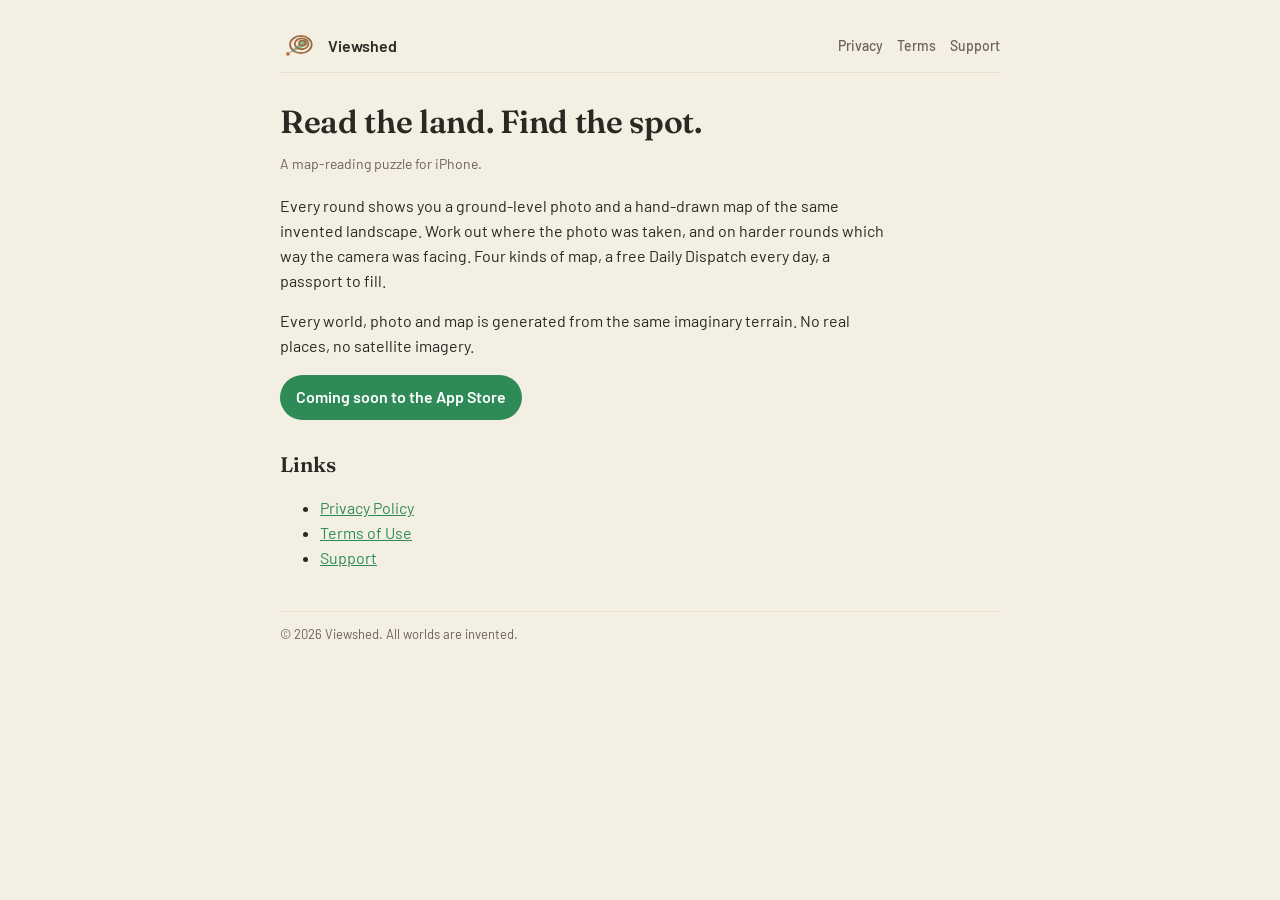
<file: index.html>
<!doctype html>
<html lang="en">
<head>
<meta charset="utf-8">
<meta name="viewport" content="width=device-width,initial-scale=1">
<title>Viewshed</title>
<meta name="description" content="Viewshed is a map-reading puzzle for iPhone. Read the land. Find the spot.">
<link rel="stylesheet" href="https://fonts.googleapis.com/css2?family=Barlow:wght@400;500;600&family=Fraunces:opsz,wght@9..144,600&display=swap">
<link rel="stylesheet" href="style.css">
</head>
<body>
<div class="wrap">
<header>
  <svg class="mark" viewBox="0 0 100 100" aria-hidden="true"><rect width="100" height="100" fill="#F4EFE3"/><path d="M22 72 L68 30 L78 46 Z" fill="#2E8B57" opacity=".55"/><g fill="none" stroke="#9C6B3E" stroke-width="5" stroke-linecap="round"><ellipse cx="58" cy="46" rx="30" ry="24"/><ellipse cx="60" cy="44" rx="19" ry="15"/><ellipse cx="62" cy="42" rx="9" ry="7"/></g><circle cx="22" cy="72" r="5" fill="#C8643B"/></svg>
  <a href="./">Viewshed</a>
  <nav><a href="privacy.html">Privacy</a><a href="terms.html">Terms</a><a href="support.html">Support</a></nav>
</header>
<h1>Read the land. Find the spot.</h1>
<p class="meta">A map-reading puzzle for iPhone.</p>
<p>Every round shows you a ground-level photo and a hand-drawn map of the same invented landscape. Work out where the photo was taken, and on harder rounds which way the camera was facing. Four kinds of map, a free Daily Dispatch every day, a passport to fill.</p>
<p>Every world, photo and map is generated from the same imaginary terrain. No real places, no satellite imagery.</p>
<p><a class="btn" href="#">Coming soon to the App Store</a></p>
<h2>Links</h2>
<ul>
  <li><a href="privacy.html">Privacy Policy</a></li>
  <li><a href="terms.html">Terms of Use</a></li>
  <li><a href="support.html">Support</a></li>
</ul>
<footer>© 2026 Viewshed. All worlds are invented.</footer>
</div>
</body>
</html>
</file>
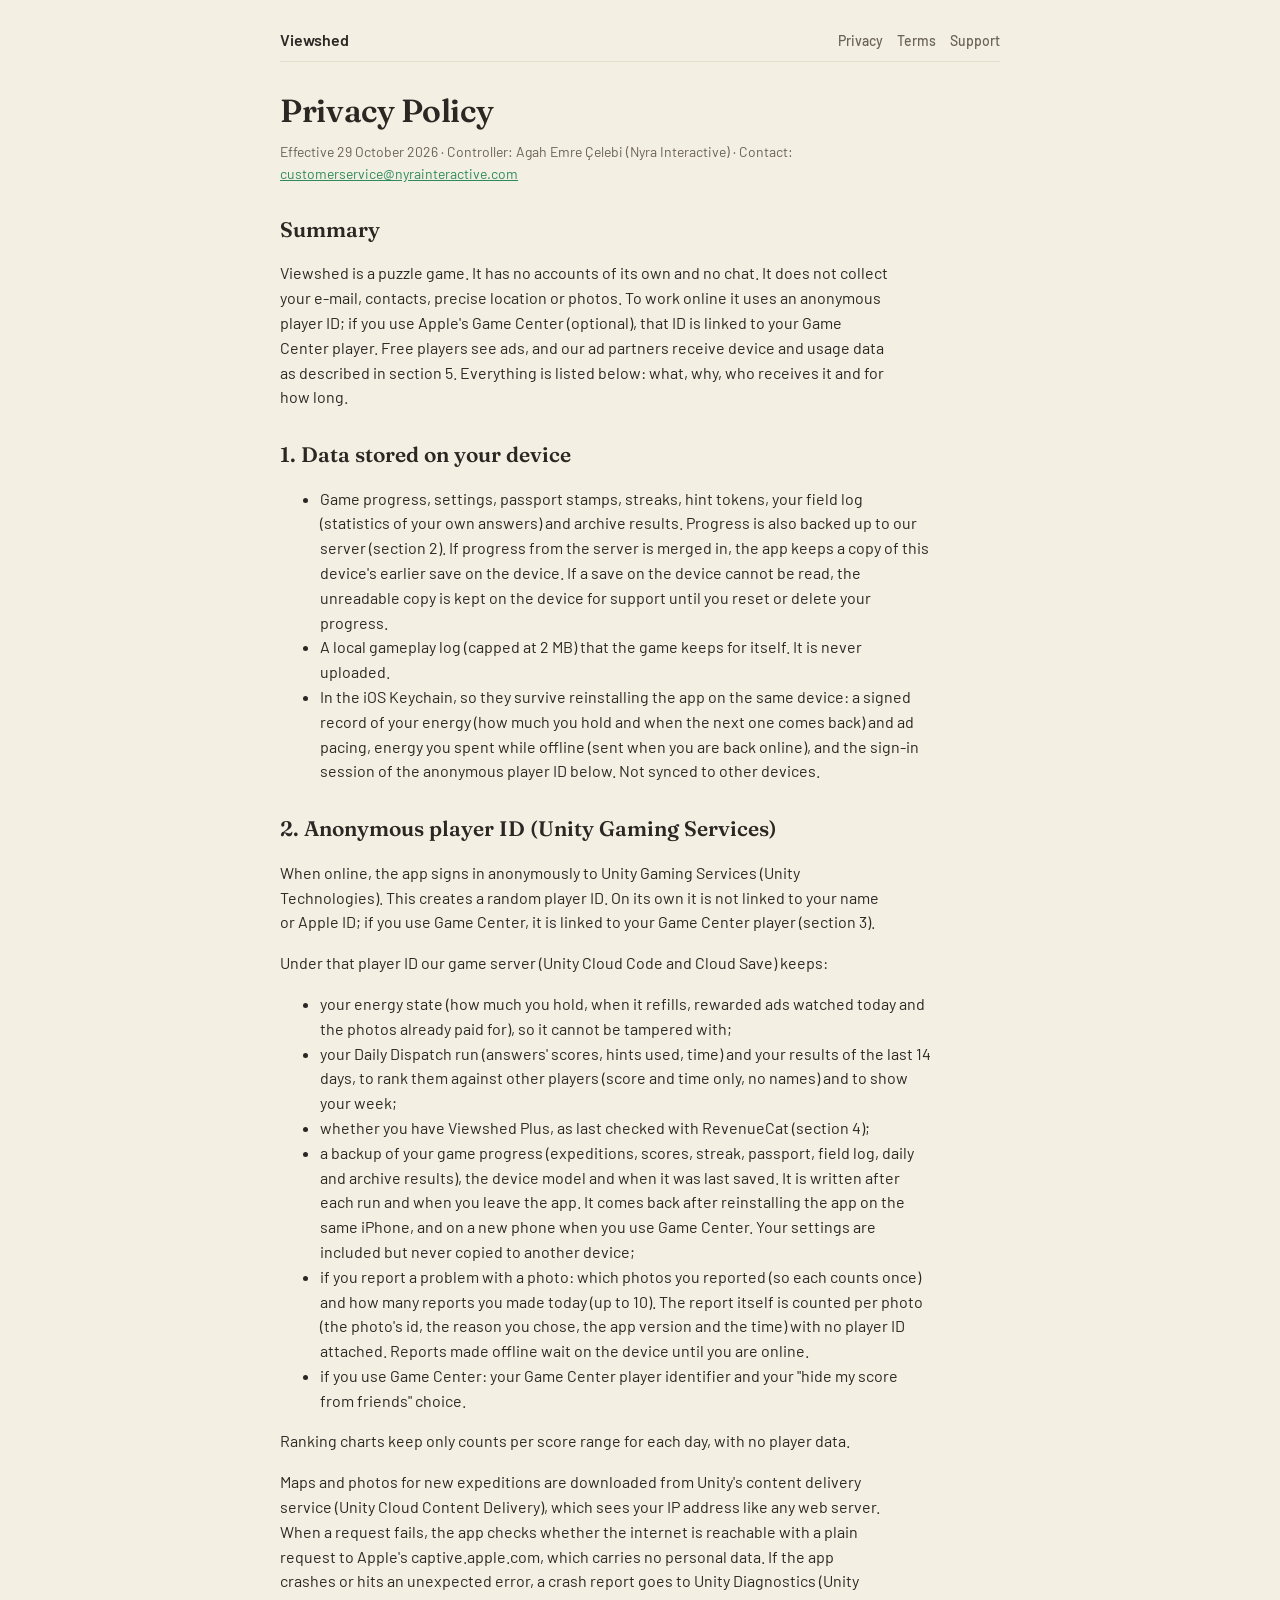
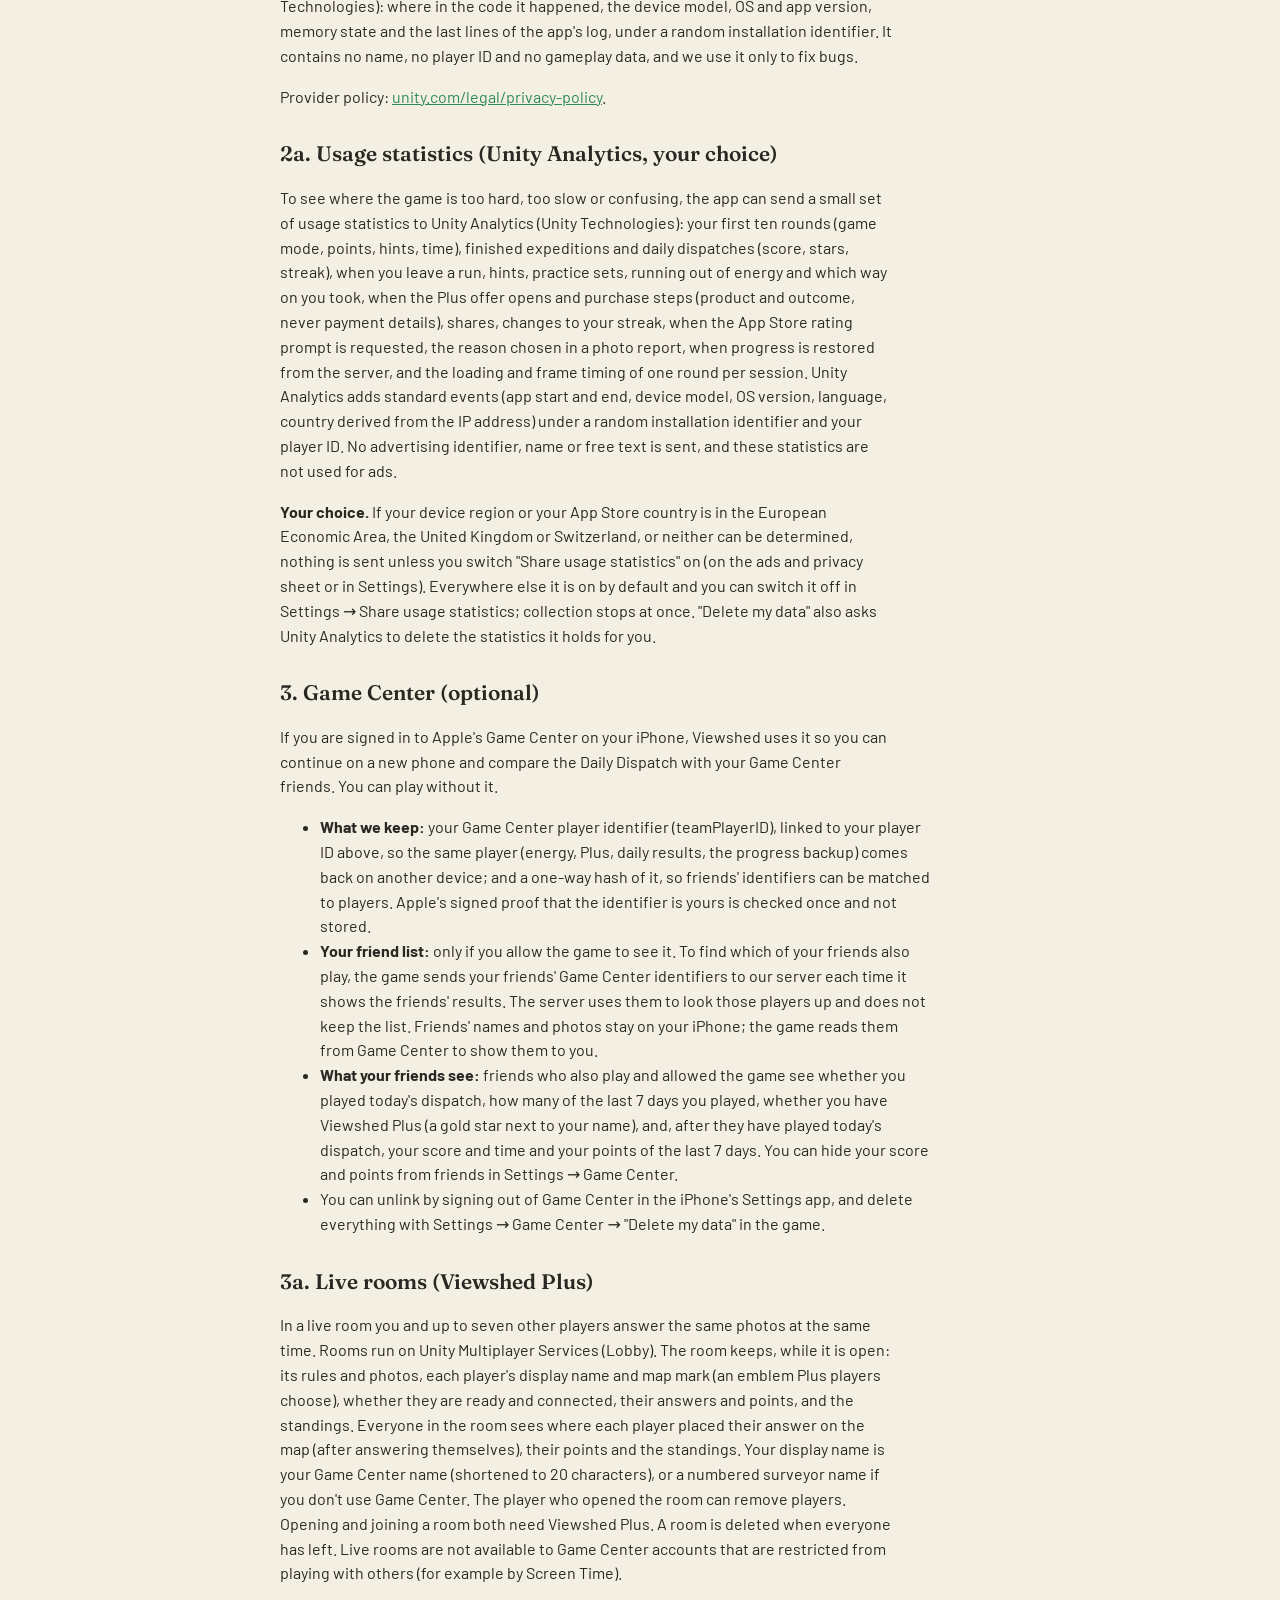
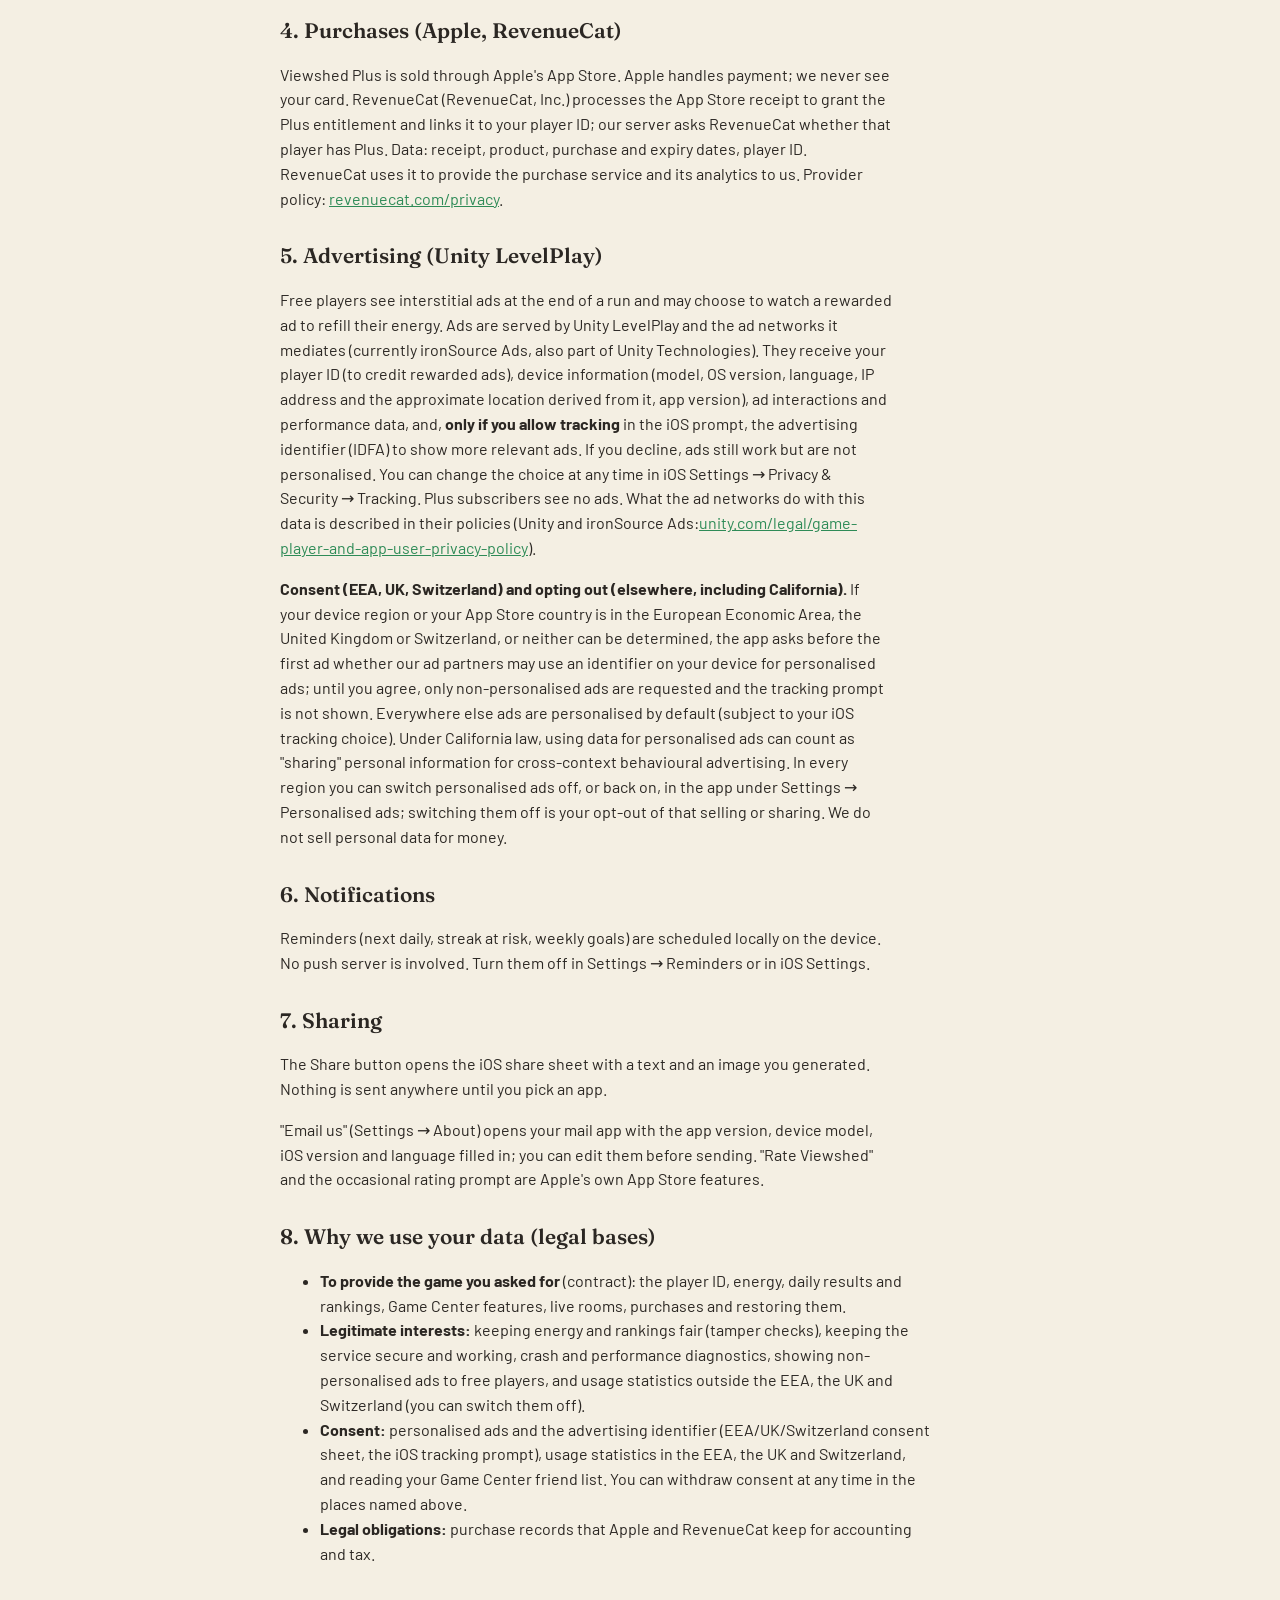
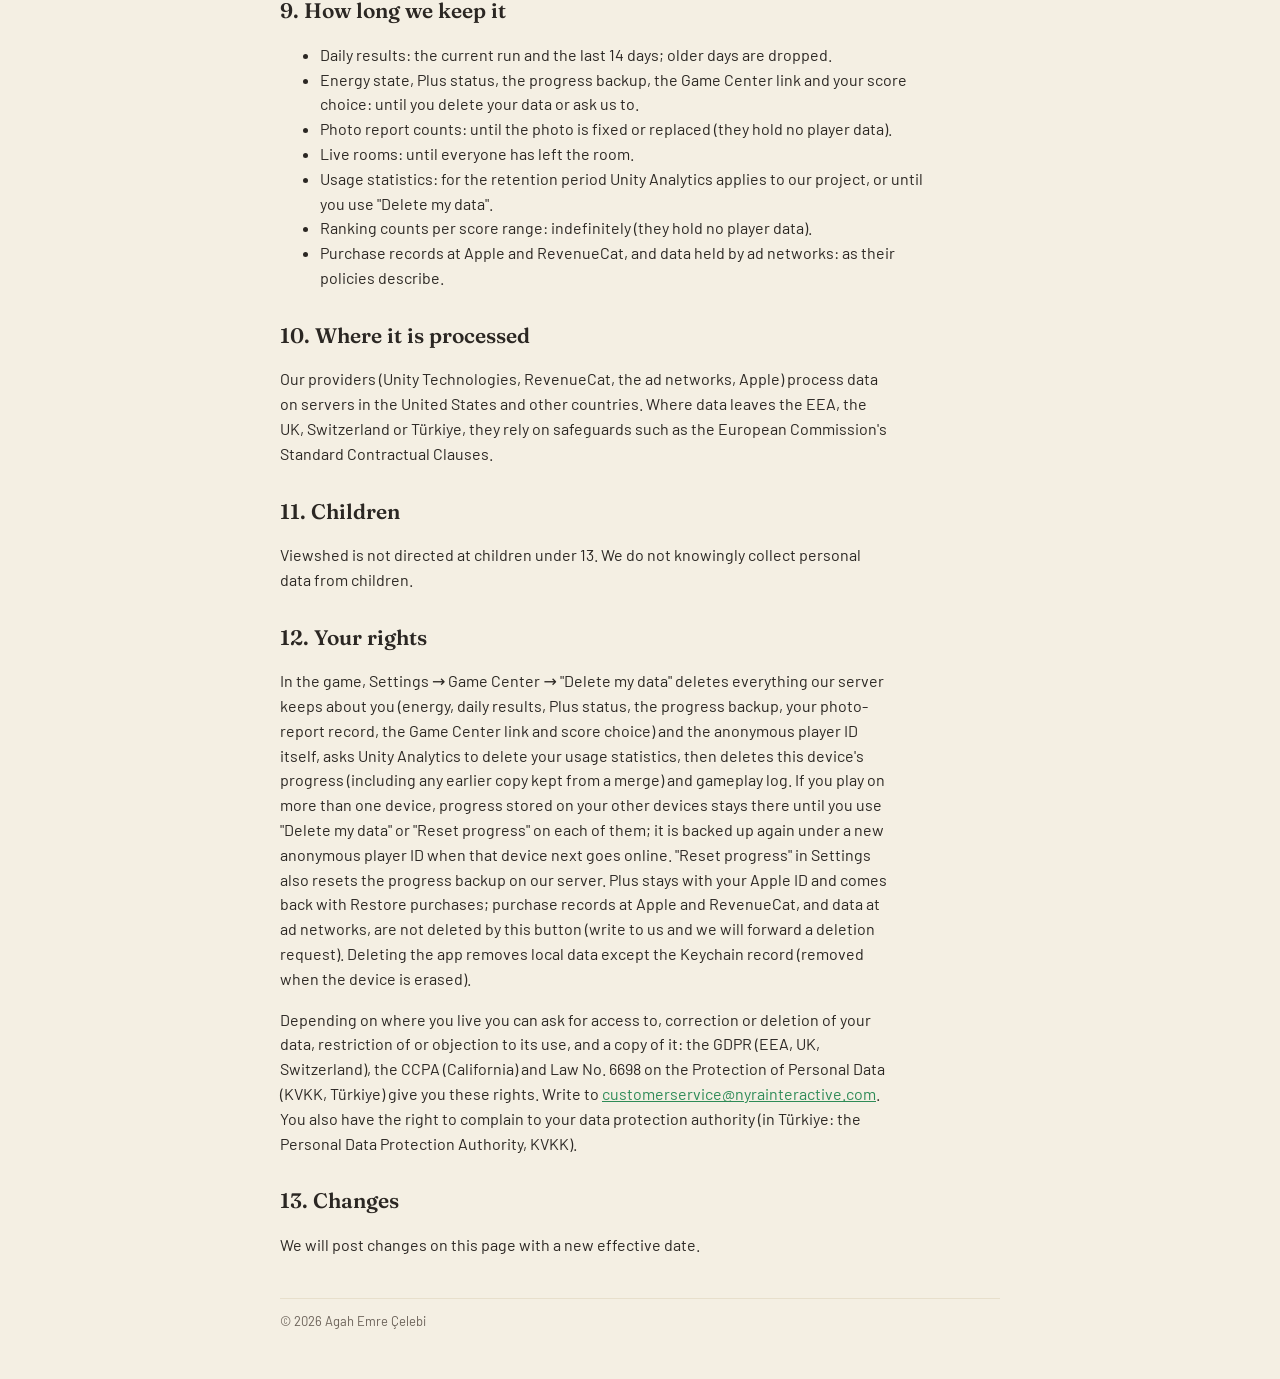
<file: privacy.html>
<!doctype html>
<html lang="en">
<head>
<meta charset="utf-8">
<meta name="viewport" content="width=device-width,initial-scale=1">
<title>Viewshed Privacy Policy</title>
<meta name="description" content="What Viewshed collects, why, and who receives it.">
<link rel="stylesheet" href="https://fonts.googleapis.com/css2?family=Barlow:wght@400;500;600&family=Fraunces:opsz,wght@9..144,600&display=swap">
<link rel="stylesheet" href="style.css">
</head>
<body>
<div class="wrap">
<header>
  <a href="./">Viewshed</a>
  <nav><a href="privacy.html">Privacy</a><a href="terms.html">Terms</a><a href="support.html">Support</a></nav>
</header>
<h1>Privacy Policy</h1>
<p class="meta">Effective 29 October 2026 · Controller: Agah Emre Çelebi (Nyra Interactive) · Contact: <a href="mailto:customerservice@nyrainteractive.com">customerservice@nyrainteractive.com</a></p>

<h2>Summary</h2>
<p>Viewshed is a puzzle game. It has no accounts of its own and no chat. It does not collect your e-mail, contacts, precise location or photos. To work online it uses an anonymous player ID; if you use Apple's Game Center (optional), that ID is linked to your Game Center player. Free players see ads, and our ad partners receive device and usage data as described in section 5. Everything is listed below: what, why, who receives it and for how long.</p>

<h2>1. Data stored on your device</h2>
<ul>
  <li>Game progress, settings, passport stamps, streaks, hint tokens, your field log (statistics of your own answers) and archive results. Progress is also backed up to our server (section 2). If progress from the server is merged in, the app keeps a copy of this device's earlier save on the device. If a save on the device cannot be read, the unreadable copy is kept on the device for support until you reset or delete your progress.</li>
  <li>A local gameplay log (capped at 2 MB) that the game keeps for itself. It is never uploaded.</li>
  <li>In the iOS Keychain, so they survive reinstalling the app on the same device: a signed record of your energy (how much you hold and when the next one comes back) and ad pacing, energy you spent while offline (sent when you are back online), and the sign-in session of the anonymous player ID below. Not synced to other devices.</li>
</ul>

<h2>2. Anonymous player ID (Unity Gaming Services)</h2>
<p>When online, the app signs in anonymously to Unity Gaming Services (Unity Technologies). This creates a random player ID. On its own it is not linked to your name or Apple ID; if you use Game Center, it is linked to your Game Center player (section 3).</p>
<p>Under that player ID our game server (Unity Cloud Code and Cloud Save) keeps:</p>
<ul>
  <li>your energy state (how much you hold, when it refills, rewarded ads watched today and the photos already paid for), so it cannot be tampered with;</li>
  <li>your Daily Dispatch run (answers' scores, hints used, time) and your results of the last 14 days, to rank them against other players (score and time only, no names) and to show your week;</li>
  <li>whether you have Viewshed Plus, as last checked with RevenueCat (section 4);</li>
  <li>a backup of your game progress (expeditions, scores, streak, passport, field log, daily and archive results), the device model and when it was last saved. It is written after each run and when you leave the app. It comes back after reinstalling the app on the same iPhone, and on a new phone when you use Game Center. Your settings are included but never copied to another device;</li>
  <li>if you report a problem with a photo: which photos you reported (so each counts once) and how many reports you made today (up to 10). The report itself is counted per photo (the photo's id, the reason you chose, the app version and the time) with no player ID attached. Reports made offline wait on the device until you are online.</li>
  <li>if you use Game Center: your Game Center player identifier and your "hide my score from friends" choice.</li>
</ul>
<p>Ranking charts keep only counts per score range for each day, with no player data.</p>
<p>Maps and photos for new expeditions are downloaded from Unity's content delivery service (Unity Cloud Content Delivery), which sees your IP address like any web server. When a request fails, the app checks whether the internet is reachable with a plain request to Apple's captive.apple.com, which carries no personal data. If the app crashes or hits an unexpected error, a crash report goes to Unity Diagnostics (Unity Technologies): where in the code it happened, the device model, OS and app version, memory state and the last lines of the app's log, under a random installation identifier. It contains no name, no player ID and no gameplay data, and we use it only to fix bugs.</p>
<p>Provider policy: <a href="https://unity.com/legal/privacy-policy">unity.com/legal/privacy-policy</a>.</p>

<h2>2a. Usage statistics (Unity Analytics, your choice)</h2>
<p>To see where the game is too hard, too slow or confusing, the app can send a small set of usage statistics to Unity Analytics (Unity Technologies): your first ten rounds (game mode, points, hints, time), finished expeditions and daily dispatches (score, stars, streak), when you leave a run, hints, practice sets, running out of energy and which way on you took, when the Plus offer opens and purchase steps (product and outcome, never payment details), shares, changes to your streak, when the App Store rating prompt is requested, the reason chosen in a photo report, when progress is restored from the server, and the loading and frame timing of one round per session. Unity Analytics adds standard events (app start and end, device model, OS version, language, country derived from the IP address) under a random installation identifier and your player ID. No advertising identifier, name or free text is sent, and these statistics are not used for ads.</p>
<p><strong>Your choice.</strong> If your device region or your App Store country is in the European Economic Area, the United Kingdom or Switzerland, or neither can be determined, nothing is sent unless you switch "Share usage statistics" on (on the ads and privacy sheet or in Settings). Everywhere else it is on by default and you can switch it off in Settings → Share usage statistics; collection stops at once. "Delete my data" also asks Unity Analytics to delete the statistics it holds for you.</p>

<h2>3. Game Center (optional)</h2>
<p>If you are signed in to Apple's Game Center on your iPhone, Viewshed uses it so you can continue on a new phone and compare the Daily Dispatch with your Game Center friends. You can play without it.</p>
<ul>
  <li><strong>What we keep:</strong> your Game Center player identifier (teamPlayerID), linked to your player ID above, so the same player (energy, Plus, daily results, the progress backup) comes back on another device; and a one-way hash of it, so friends' identifiers can be matched to players. Apple's signed proof that the identifier is yours is checked once and not stored.</li>
  <li><strong>Your friend list:</strong> only if you allow the game to see it. To find which of your friends also play, the game sends your friends' Game Center identifiers to our server each time it shows the friends' results. The server uses them to look those players up and does not keep the list. Friends' names and photos stay on your iPhone; the game reads them from Game Center to show them to you.</li>
  <li><strong>What your friends see:</strong> friends who also play and allowed the game see whether you played today's dispatch, how many of the last 7 days you played, whether you have Viewshed Plus (a gold star next to your name), and, after they have played today's dispatch, your score and time and your points of the last 7 days. You can hide your score and points from friends in Settings → Game Center.</li>
  <li>You can unlink by signing out of Game Center in the iPhone's Settings app, and delete everything with Settings → Game Center → "Delete my data" in the game.</li>
</ul>

<h2>3a. Live rooms (Viewshed Plus)</h2>
<p>In a live room you and up to seven other players answer the same photos at the same time. Rooms run on Unity Multiplayer Services (Lobby). The room keeps, while it is open: its rules and photos, each player's display name and map mark (an emblem Plus players choose), whether they are ready and connected, their answers and points, and the standings. Everyone in the room sees where each player placed their answer on the map (after answering themselves), their points and the standings. Your display name is your Game Center name (shortened to 20 characters), or a numbered surveyor name if you don't use Game Center. The player who opened the room can remove players. Opening and joining a room both need Viewshed Plus. A room is deleted when everyone has left. Live rooms are not available to Game Center accounts that are restricted from playing with others (for example by Screen Time).</p>

<h2>4. Purchases (Apple, RevenueCat)</h2>
<p>Viewshed Plus is sold through Apple's App Store. Apple handles payment; we never see your card. RevenueCat (RevenueCat, Inc.) processes the App Store receipt to grant the Plus entitlement and links it to your player ID; our server asks RevenueCat whether that player has Plus. Data: receipt, product, purchase and expiry dates, player ID. RevenueCat uses it to provide the purchase service and its analytics to us. Provider policy: <a href="https://www.revenuecat.com/privacy">revenuecat.com/privacy</a>.</p>

<h2>5. Advertising (Unity LevelPlay)</h2>
<p>Free players see interstitial ads at the end of a run and may choose to watch a rewarded ad to refill their energy. Ads are served by Unity LevelPlay and the ad networks it mediates (currently ironSource Ads, also part of Unity Technologies). They receive your player ID (to credit rewarded ads), device information (model, OS version, language, IP address and the approximate location derived from it, app version), ad interactions and performance data, and, <strong>only if you allow tracking</strong> in the iOS prompt, the advertising identifier (IDFA) to show more relevant ads. If you decline, ads still work but are not personalised. You can change the choice at any time in iOS Settings → Privacy &amp; Security → Tracking. Plus subscribers see no ads. What the ad networks do with this data is described in their policies (Unity and ironSource Ads:<a href="https://unity.com/legal/game-player-and-app-user-privacy-policy">unity.com/legal/game-player-and-app-user-privacy-policy</a>).</p>
<p><strong>Consent (EEA, UK, Switzerland) and opting out (elsewhere, including California).</strong> If your device region or your App Store country is in the European Economic Area, the United Kingdom or Switzerland, or neither can be determined, the app asks before the first ad whether our ad partners may use an identifier on your device for personalised ads; until you agree, only non-personalised ads are requested and the tracking prompt is not shown. Everywhere else ads are personalised by default (subject to your iOS tracking choice). Under California law, using data for personalised ads can count as "sharing" personal information for cross-context behavioural advertising. In every region you can switch personalised ads off, or back on, in the app under Settings → Personalised ads; switching them off is your opt-out of that selling or sharing. We do not sell personal data for money.</p>

<h2>6. Notifications</h2>
<p>Reminders (next daily, streak at risk, weekly goals) are scheduled locally on the device. No push server is involved. Turn them off in Settings → Reminders or in iOS Settings.</p>

<h2>7. Sharing</h2>
<p>The Share button opens the iOS share sheet with a text and an image you generated. Nothing is sent anywhere until you pick an app.</p>
<p>"Email us" (Settings → About) opens your mail app with the app version, device model, iOS version and language filled in; you can edit them before sending. "Rate Viewshed" and the occasional rating prompt are Apple's own App Store features.</p>

<h2>8. Why we use your data (legal bases)</h2>
<ul>
  <li><strong>To provide the game you asked for</strong> (contract): the player ID, energy, daily results and rankings, Game Center features, live rooms, purchases and restoring them.</li>
  <li><strong>Legitimate interests:</strong> keeping energy and rankings fair (tamper checks), keeping the service secure and working, crash and performance diagnostics, showing non-personalised ads to free players, and usage statistics outside the EEA, the UK and Switzerland (you can switch them off).</li>
  <li><strong>Consent:</strong> personalised ads and the advertising identifier (EEA/UK/Switzerland consent sheet, the iOS tracking prompt), usage statistics in the EEA, the UK and Switzerland, and reading your Game Center friend list. You can withdraw consent at any time in the places named above.</li>
  <li><strong>Legal obligations:</strong> purchase records that Apple and RevenueCat keep for accounting and tax.</li>
</ul>

<h2>9. How long we keep it</h2>
<ul>
  <li>Daily results: the current run and the last 14 days; older days are dropped.</li>
  <li>Energy state, Plus status, the progress backup, the Game Center link and your score choice: until you delete your data or ask us to.</li>
  <li>Photo report counts: until the photo is fixed or replaced (they hold no player data).</li>
  <li>Live rooms: until everyone has left the room.</li>
  <li>Usage statistics: for the retention period Unity Analytics applies to our project, or until you use "Delete my data".</li>
  <li>Ranking counts per score range: indefinitely (they hold no player data).</li>
  <li>Purchase records at Apple and RevenueCat, and data held by ad networks: as their policies describe.</li>
</ul>

<h2>10. Where it is processed</h2>
<p>Our providers (Unity Technologies, RevenueCat, the ad networks, Apple) process data on servers in the United States and other countries. Where data leaves the EEA, the UK, Switzerland or Türkiye, they rely on safeguards such as the European Commission's Standard Contractual Clauses.</p>

<h2>11. Children</h2>
<p>Viewshed is not directed at children under 13. We do not knowingly collect personal data from children.</p>

<h2>12. Your rights</h2>
<p>In the game, Settings → Game Center → "Delete my data" deletes everything our server keeps about you (energy, daily results, Plus status, the progress backup, your photo-report record, the Game Center link and score choice) and the anonymous player ID itself, asks Unity Analytics to delete your usage statistics, then deletes this device's progress (including any earlier copy kept from a merge) and gameplay log. If you play on more than one device, progress stored on your other devices stays there until you use "Delete my data" or "Reset progress" on each of them; it is backed up again under a new anonymous player ID when that device next goes online. "Reset progress" in Settings also resets the progress backup on our server. Plus stays with your Apple ID and comes back with Restore purchases; purchase records at Apple and RevenueCat, and data at ad networks, are not deleted by this button (write to us and we will forward a deletion request). Deleting the app removes local data except the Keychain record (removed when the device is erased).</p>
<p>Depending on where you live you can ask for access to, correction or deletion of your data, restriction of or objection to its use, and a copy of it: the GDPR (EEA, UK, Switzerland), the CCPA (California) and Law No. 6698 on the Protection of Personal Data (KVKK, Türkiye) give you these rights. Write to <a href="mailto:customerservice@nyrainteractive.com">customerservice@nyrainteractive.com</a>. You also have the right to complain to your data protection authority (in Türkiye: the Personal Data Protection Authority, KVKK).</p>

<h2>13. Changes</h2>
<p>We will post changes on this page with a new effective date.</p>

<footer>© 2026 Agah Emre Çelebi</footer>
</div>
</body>
</html>
</file>
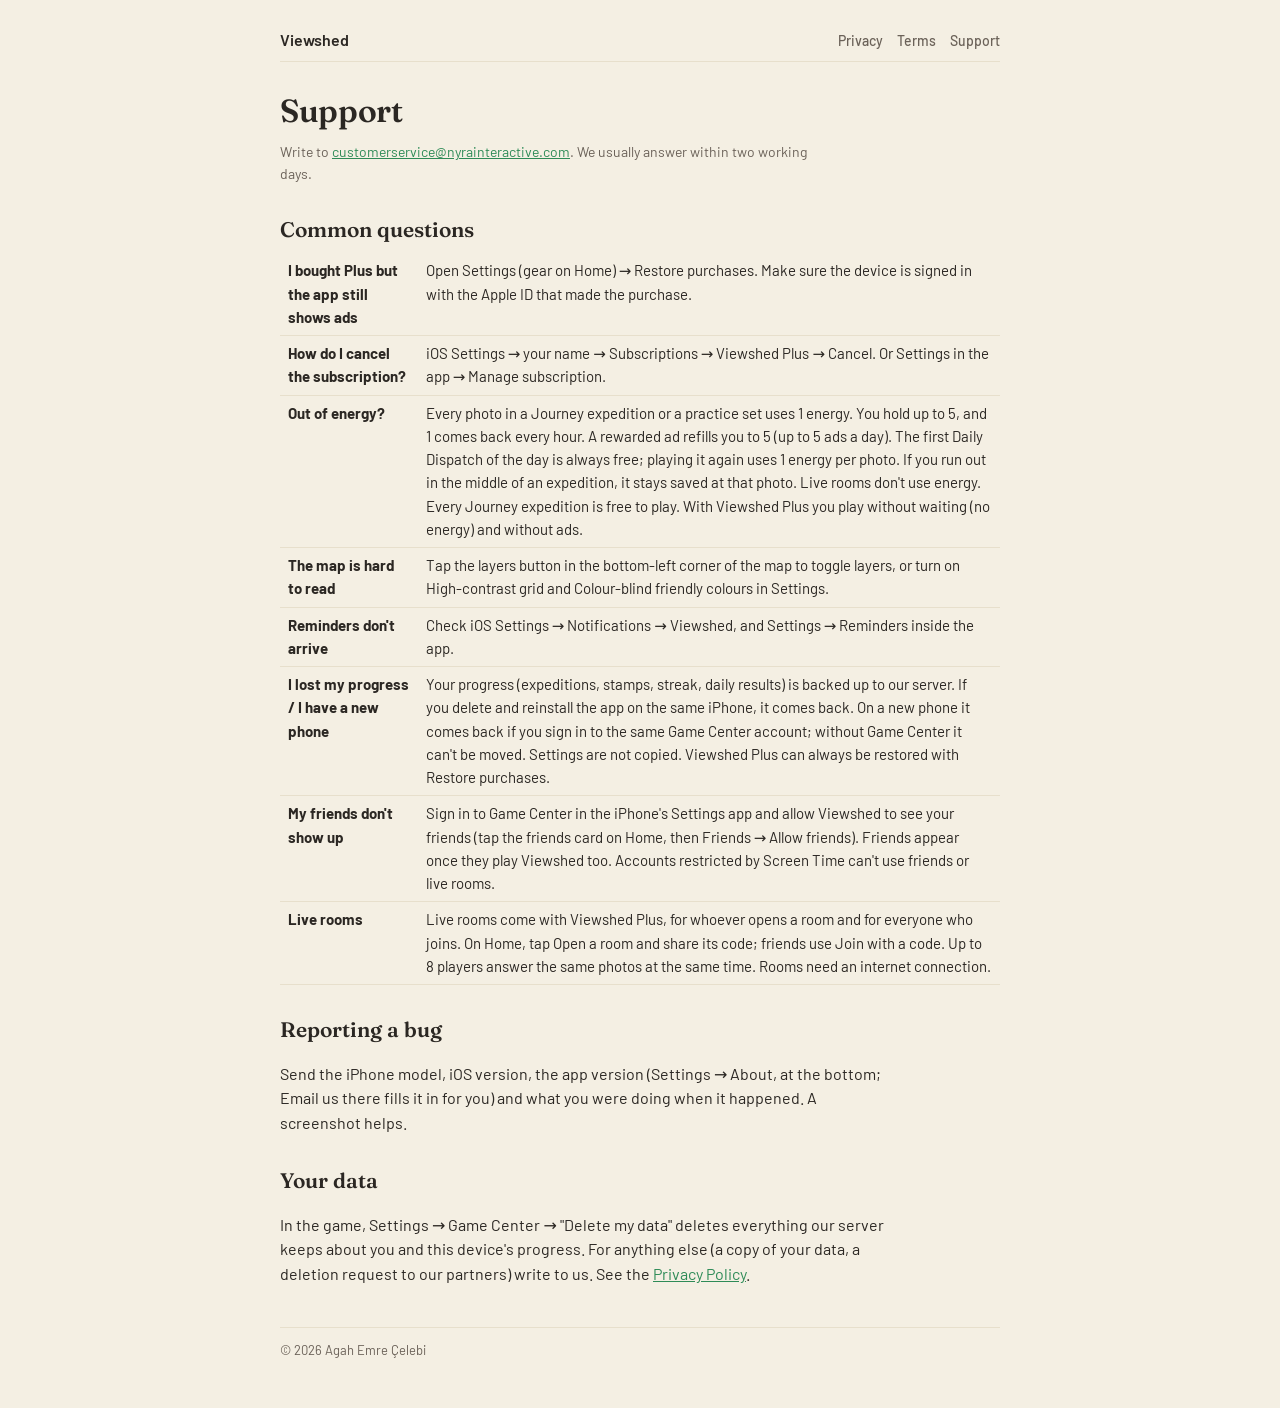
<file: support.html>
<!doctype html>
<html lang="en">
<head>
<meta charset="utf-8">
<meta name="viewport" content="width=device-width,initial-scale=1">
<title>Viewshed Support</title>
<meta name="description" content="Help with Viewshed: purchases, restore, energy (1 per photo, refills every hour), bugs and contact.">
<link rel="stylesheet" href="https://fonts.googleapis.com/css2?family=Barlow:wght@400;500;600&family=Fraunces:opsz,wght@9..144,600&display=swap">
<link rel="stylesheet" href="style.css">
</head>
<body>
<div class="wrap">
<header>
  <a href="./">Viewshed</a>
  <nav><a href="privacy.html">Privacy</a><a href="terms.html">Terms</a><a href="support.html">Support</a></nav>
</header>
<h1>Support</h1>
<p class="meta">Write to <a href="mailto:customerservice@nyrainteractive.com">customerservice@nyrainteractive.com</a>. We usually answer within two working days.</p>

<h2>Common questions</h2>
<table>
<tr><th>I bought Plus but the app still shows ads</th><td>Open Settings (gear on Home) → Restore purchases. Make sure the device is signed in with the Apple ID that made the purchase.</td></tr>
<tr><th>How do I cancel the subscription?</th><td>iOS Settings → your name → Subscriptions → Viewshed Plus → Cancel. Or Settings in the app → Manage subscription.</td></tr>
<tr><th>Out of energy?</th><td>Every photo in a Journey expedition or a practice set uses 1 energy. You hold up to 5, and 1 comes back every hour. A rewarded ad refills you to 5 (up to 5 ads a day). The first Daily Dispatch of the day is always free; playing it again uses 1 energy per photo. If you run out in the middle of an expedition, it stays saved at that photo. Live rooms don't use energy. Every Journey expedition is free to play. With Viewshed Plus you play without waiting (no energy) and without ads.</td></tr>
<tr><th>The map is hard to read</th><td>Tap the layers button in the bottom-left corner of the map to toggle layers, or turn on High-contrast grid and Colour-blind friendly colours in Settings.</td></tr>
<tr><th>Reminders don't arrive</th><td>Check iOS Settings → Notifications → Viewshed, and Settings → Reminders inside the app.</td></tr>
<tr><th>I lost my progress / I have a new phone</th><td>Your progress (expeditions, stamps, streak, daily results) is backed up to our server. If you delete and reinstall the app on the same iPhone, it comes back. On a new phone it comes back if you sign in to the same Game Center account; without Game Center it can't be moved. Settings are not copied. Viewshed Plus can always be restored with Restore purchases.</td></tr>
<tr><th>My friends don't show up</th><td>Sign in to Game Center in the iPhone's Settings app and allow Viewshed to see your friends (tap the friends card on Home, then Friends → Allow friends). Friends appear once they play Viewshed too. Accounts restricted by Screen Time can't use friends or live rooms.</td></tr>
<tr><th>Live rooms</th><td>Live rooms come with Viewshed Plus, for whoever opens a room and for everyone who joins. On Home, tap Open a room and share its code; friends use Join with a code. Up to 8 players answer the same photos at the same time. Rooms need an internet connection.</td></tr>
</table>

<h2>Reporting a bug</h2>
<p>Send the iPhone model, iOS version, the app version (Settings → About, at the bottom; Email us there fills it in for you) and what you were doing when it happened. A screenshot helps.</p>

<h2>Your data</h2>
<p>In the game, Settings → Game Center → "Delete my data" deletes everything our server keeps about you and this device's progress. For anything else (a copy of your data, a deletion request to our partners) write to us. See the <a href="privacy.html">Privacy Policy</a>.</p>

<footer>© 2026 Agah Emre Çelebi</footer>
</div>
</body>
</html>
</file>
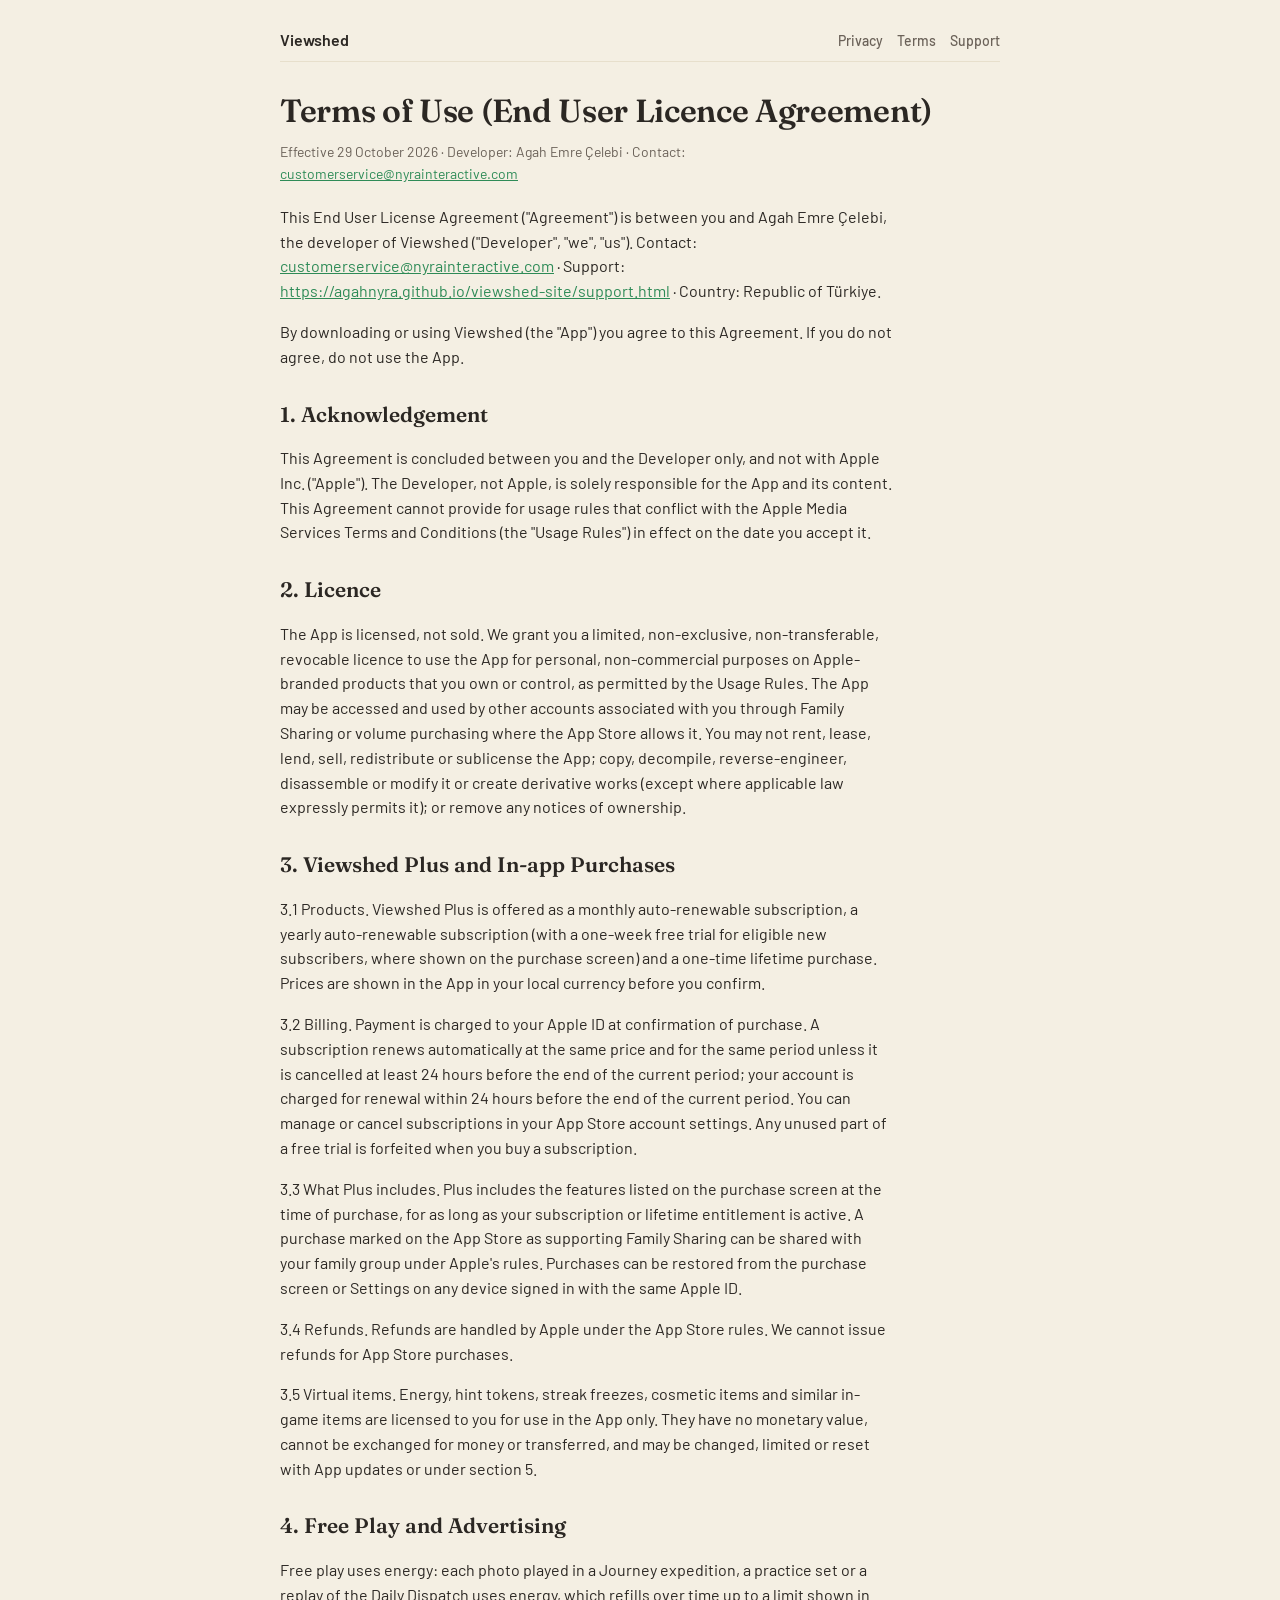
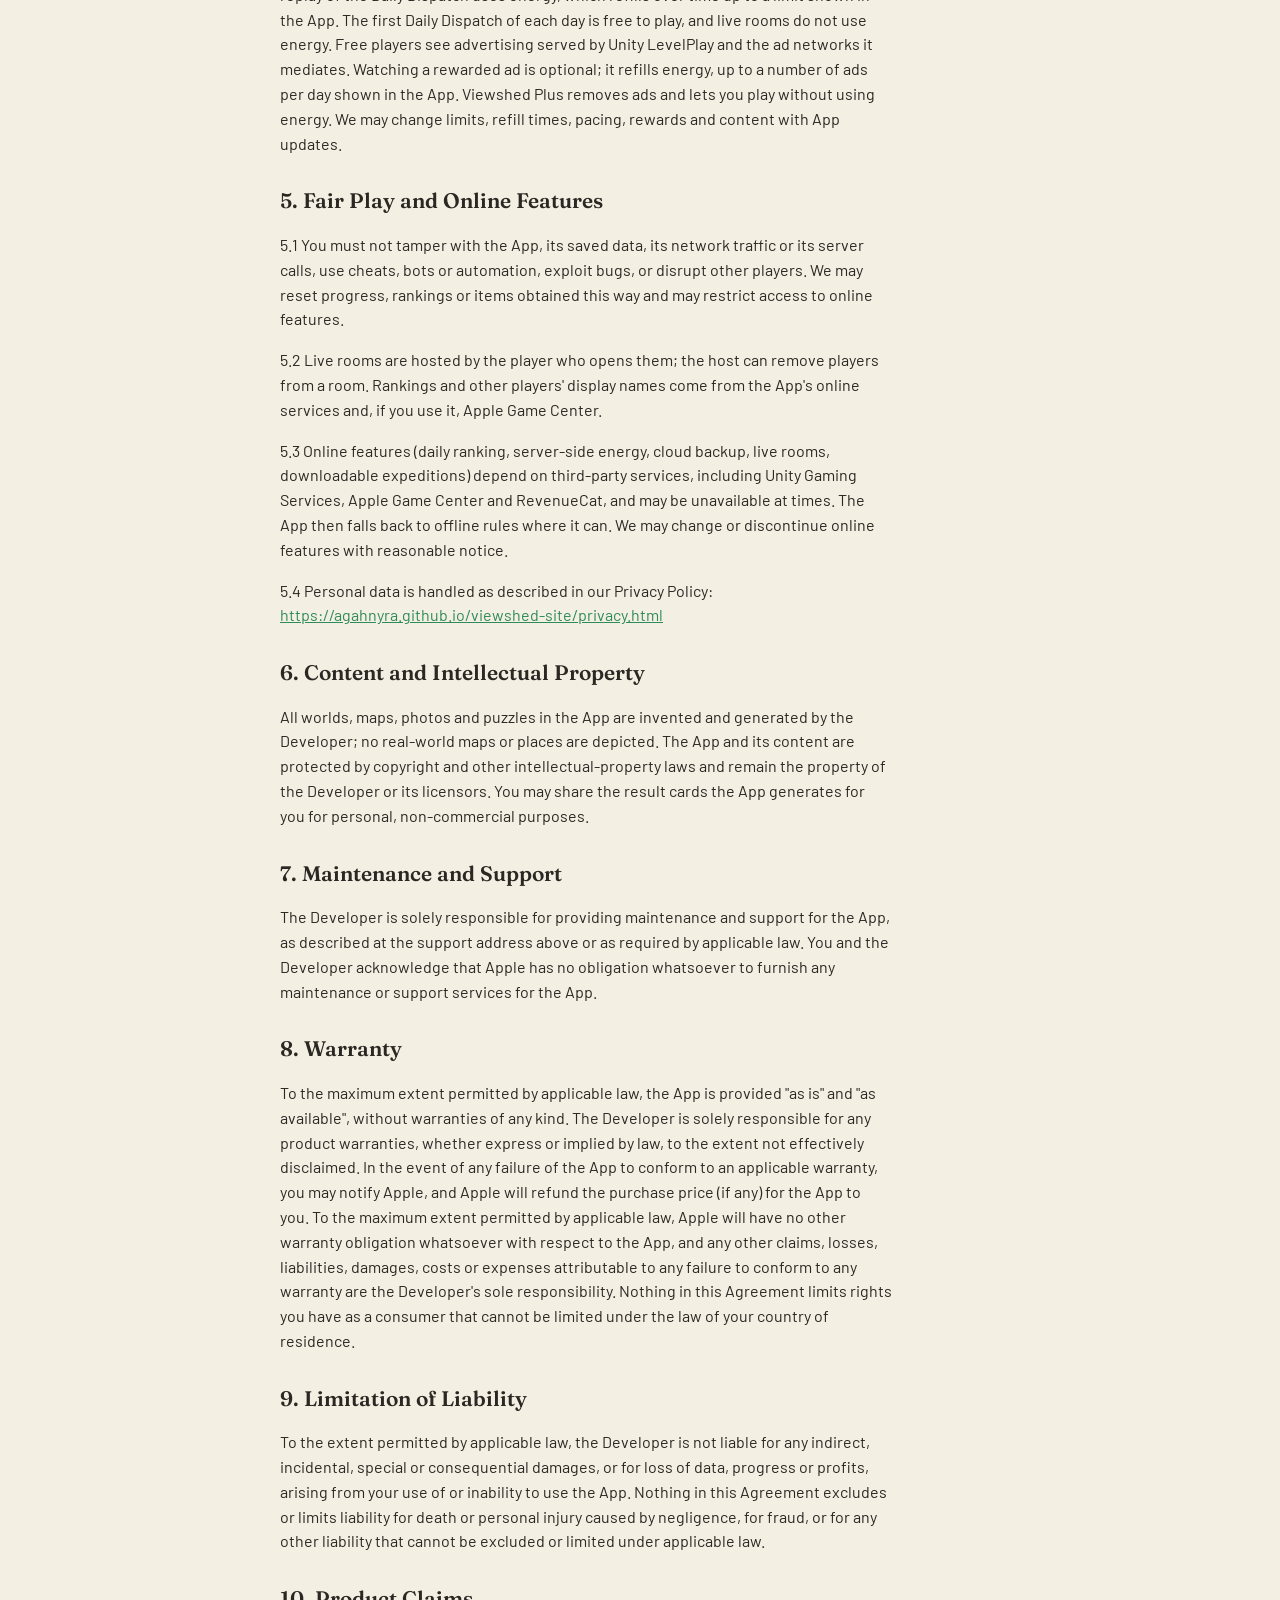
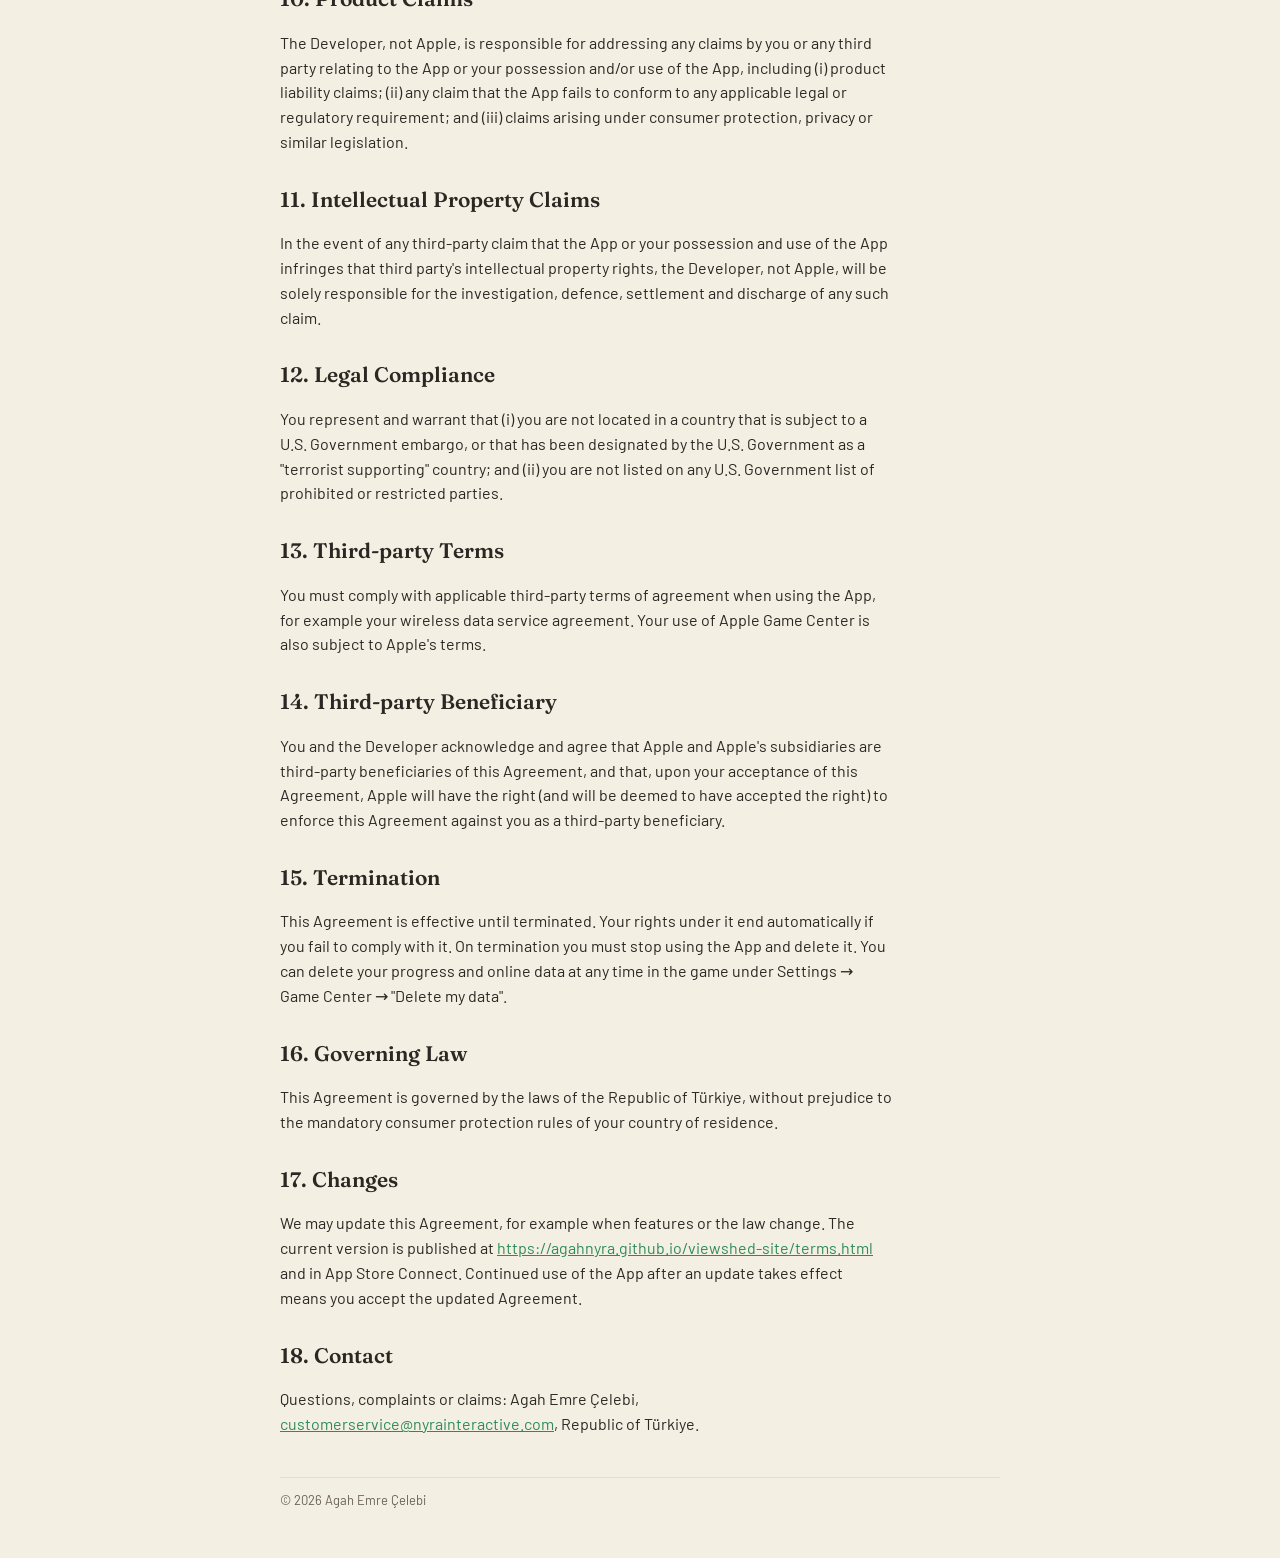
<file: terms.html>
<!doctype html>
<html lang="en">
<head>
<meta charset="utf-8">
<meta name="viewport" content="width=device-width,initial-scale=1">
<title>Viewshed Terms of Use</title>
<meta name="description" content="End user licence agreement and terms of use for the Viewshed app and Viewshed Plus.">
<link rel="stylesheet" href="https://fonts.googleapis.com/css2?family=Barlow:wght@400;500;600&family=Fraunces:opsz,wght@9..144,600&display=swap">
<link rel="stylesheet" href="style.css">
</head>
<body>
<div class="wrap">
<header>
  <a href="./">Viewshed</a>
  <nav><a href="privacy.html">Privacy</a><a href="terms.html">Terms</a><a href="support.html">Support</a></nav>
</header>
<h1>Terms of Use (End User Licence Agreement)</h1>
<p class="meta">Effective 29 October 2026 · Developer: Agah Emre Çelebi · Contact: <a href="mailto:customerservice@nyrainteractive.com">customerservice@nyrainteractive.com</a></p>

<p>This End User License Agreement ("Agreement") is between you and Agah Emre Çelebi, the developer of Viewshed ("Developer", "we", "us"). Contact: <a href="mailto:customerservice@nyrainteractive.com">customerservice@nyrainteractive.com</a> · Support: <a href="https://agahnyra.github.io/viewshed-site/support.html">https://agahnyra.github.io/viewshed-site/support.html</a> · Country: Republic of Türkiye.</p>
<p>By downloading or using Viewshed (the "App") you agree to this Agreement. If you do not agree, do not use the App.</p>
<h2>1. Acknowledgement</h2>
<p>This Agreement is concluded between you and the Developer only, and not with Apple Inc. ("Apple"). The Developer, not Apple, is solely responsible for the App and its content. This Agreement cannot provide for usage rules that conflict with the Apple Media Services Terms and Conditions (the "Usage Rules") in effect on the date you accept it.</p>
<h2>2. Licence</h2>
<p>The App is licensed, not sold. We grant you a limited, non-exclusive, non-transferable, revocable licence to use the App for personal, non-commercial purposes on Apple-branded products that you own or control, as permitted by the Usage Rules. The App may be accessed and used by other accounts associated with you through Family Sharing or volume purchasing where the App Store allows it. You may not rent, lease, lend, sell, redistribute or sublicense the App; copy, decompile, reverse-engineer, disassemble or modify it or create derivative works (except where applicable law expressly permits it); or remove any notices of ownership.</p>
<h2>3. Viewshed Plus and In-app Purchases</h2>
<p>3.1 Products. Viewshed Plus is offered as a monthly auto-renewable subscription, a yearly auto-renewable subscription (with a one-week free trial for eligible new subscribers, where shown on the purchase screen) and a one-time lifetime purchase. Prices are shown in the App in your local currency before you confirm.</p>
<p>3.2 Billing. Payment is charged to your Apple ID at confirmation of purchase. A subscription renews automatically at the same price and for the same period unless it is cancelled at least 24 hours before the end of the current period; your account is charged for renewal within 24 hours before the end of the current period. You can manage or cancel subscriptions in your App Store account settings. Any unused part of a free trial is forfeited when you buy a subscription.</p>
<p>3.3 What Plus includes. Plus includes the features listed on the purchase screen at the time of purchase, for as long as your subscription or lifetime entitlement is active. A purchase marked on the App Store as supporting Family Sharing can be shared with your family group under Apple's rules. Purchases can be restored from the purchase screen or Settings on any device signed in with the same Apple ID.</p>
<p>3.4 Refunds. Refunds are handled by Apple under the App Store rules. We cannot issue refunds for App Store purchases.</p>
<p>3.5 Virtual items. Energy, hint tokens, streak freezes, cosmetic items and similar in-game items are licensed to you for use in the App only. They have no monetary value, cannot be exchanged for money or transferred, and may be changed, limited or reset with App updates or under section 5.</p>
<h2>4. Free Play and Advertising</h2>
<p>Free play uses energy: each photo played in a Journey expedition, a practice set or a replay of the Daily Dispatch uses energy, which refills over time up to a limit shown in the App. The first Daily Dispatch of each day is free to play, and live rooms do not use energy. Free players see advertising served by Unity LevelPlay and the ad networks it mediates. Watching a rewarded ad is optional; it refills energy, up to a number of ads per day shown in the App. Viewshed Plus removes ads and lets you play without using energy. We may change limits, refill times, pacing, rewards and content with App updates.</p>
<h2>5. Fair Play and Online Features</h2>
<p>5.1 You must not tamper with the App, its saved data, its network traffic or its server calls, use cheats, bots or automation, exploit bugs, or disrupt other players. We may reset progress, rankings or items obtained this way and may restrict access to online features.</p>
<p>5.2 Live rooms are hosted by the player who opens them; the host can remove players from a room. Rankings and other players' display names come from the App's online services and, if you use it, Apple Game Center.</p>
<p>5.3 Online features (daily ranking, server-side energy, cloud backup, live rooms, downloadable expeditions) depend on third-party services, including Unity Gaming Services, Apple Game Center and RevenueCat, and may be unavailable at times. The App then falls back to offline rules where it can. We may change or discontinue online features with reasonable notice.</p>
<p>5.4 Personal data is handled as described in our Privacy Policy: <a href="https://agahnyra.github.io/viewshed-site/privacy.html">https://agahnyra.github.io/viewshed-site/privacy.html</a></p>
<h2>6. Content and Intellectual Property</h2>
<p>All worlds, maps, photos and puzzles in the App are invented and generated by the Developer; no real-world maps or places are depicted. The App and its content are protected by copyright and other intellectual-property laws and remain the property of the Developer or its licensors. You may share the result cards the App generates for you for personal, non-commercial purposes.</p>
<h2>7. Maintenance and Support</h2>
<p>The Developer is solely responsible for providing maintenance and support for the App, as described at the support address above or as required by applicable law. You and the Developer acknowledge that Apple has no obligation whatsoever to furnish any maintenance or support services for the App.</p>
<h2>8. Warranty</h2>
<p>To the maximum extent permitted by applicable law, the App is provided "as is" and "as available", without warranties of any kind. The Developer is solely responsible for any product warranties, whether express or implied by law, to the extent not effectively disclaimed. In the event of any failure of the App to conform to an applicable warranty, you may notify Apple, and Apple will refund the purchase price (if any) for the App to you. To the maximum extent permitted by applicable law, Apple will have no other warranty obligation whatsoever with respect to the App, and any other claims, losses, liabilities, damages, costs or expenses attributable to any failure to conform to any warranty are the Developer's sole responsibility. Nothing in this Agreement limits rights you have as a consumer that cannot be limited under the law of your country of residence.</p>
<h2>9. Limitation of Liability</h2>
<p>To the extent permitted by applicable law, the Developer is not liable for any indirect, incidental, special or consequential damages, or for loss of data, progress or profits, arising from your use of or inability to use the App. Nothing in this Agreement excludes or limits liability for death or personal injury caused by negligence, for fraud, or for any other liability that cannot be excluded or limited under applicable law.</p>
<h2>10. Product Claims</h2>
<p>The Developer, not Apple, is responsible for addressing any claims by you or any third party relating to the App or your possession and/or use of the App, including (i) product liability claims; (ii) any claim that the App fails to conform to any applicable legal or regulatory requirement; and (iii) claims arising under consumer protection, privacy or similar legislation.</p>
<h2>11. Intellectual Property Claims</h2>
<p>In the event of any third-party claim that the App or your possession and use of the App infringes that third party's intellectual property rights, the Developer, not Apple, will be solely responsible for the investigation, defence, settlement and discharge of any such claim.</p>
<h2>12. Legal Compliance</h2>
<p>You represent and warrant that (i) you are not located in a country that is subject to a U.S. Government embargo, or that has been designated by the U.S. Government as a "terrorist supporting" country; and (ii) you are not listed on any U.S. Government list of prohibited or restricted parties.</p>
<h2>13. Third-party Terms</h2>
<p>You must comply with applicable third-party terms of agreement when using the App, for example your wireless data service agreement. Your use of Apple Game Center is also subject to Apple's terms.</p>
<h2>14. Third-party Beneficiary</h2>
<p>You and the Developer acknowledge and agree that Apple and Apple's subsidiaries are third-party beneficiaries of this Agreement, and that, upon your acceptance of this Agreement, Apple will have the right (and will be deemed to have accepted the right) to enforce this Agreement against you as a third-party beneficiary.</p>
<h2>15. Termination</h2>
<p>This Agreement is effective until terminated. Your rights under it end automatically if you fail to comply with it. On termination you must stop using the App and delete it. You can delete your progress and online data at any time in the game under Settings → Game Center → "Delete my data".</p>
<h2>16. Governing Law</h2>
<p>This Agreement is governed by the laws of the Republic of Türkiye, without prejudice to the mandatory consumer protection rules of your country of residence.</p>
<h2>17. Changes</h2>
<p>We may update this Agreement, for example when features or the law change. The current version is published at <a href="https://agahnyra.github.io/viewshed-site/terms.html">https://agahnyra.github.io/viewshed-site/terms.html</a> and in App Store Connect. Continued use of the App after an update takes effect means you accept the updated Agreement.</p>
<h2>18. Contact</h2>
<p>Questions, complaints or claims: Agah Emre Çelebi, <a href="mailto:customerservice@nyrainteractive.com">customerservice@nyrainteractive.com</a>, Republic of Türkiye.</p>

<footer>© 2026 Agah Emre Çelebi</footer>
</div>
</body>
</html>
</file>
<file: style.css>
:root{--paper:#F4EFE3;--paper2:#E7DFCC;--ink:#2B2723;--ink2:#6B6259;--brown:#9C6B3E;--green:#2E8B57;--orange:#C8643B}
@media (prefers-color-scheme:dark){:root{--paper:#241F1B;--paper2:#2E2823;--ink:#F0E9DA;--ink2:#B5A994;--brown:#C9955F;--green:#5BB882;--orange:#E2865C}}
*{box-sizing:border-box}
body{margin:0;background:var(--paper);color:var(--ink);font:16px/1.55 "Barlow","Segoe UI",system-ui,sans-serif;padding:0 16px 48px}
.wrap{max-width:720px;margin:0 auto}
header{display:flex;align-items:center;gap:12px;padding:28px 0 8px;border-bottom:1px solid var(--paper2);margin-bottom:24px}
header a{color:var(--ink);text-decoration:none;font-weight:600}
header nav{margin-left:auto;display:flex;gap:14px;flex-wrap:wrap}
header nav a{color:var(--ink2);font-weight:500;font-size:14px}
h1{font-family:"Fraunces",Georgia,serif;font-weight:600;font-size:32px;margin:0 0 6px;letter-spacing:-.01em}
h2{font-family:"Fraunces",Georgia,serif;font-weight:600;font-size:21px;margin:28px 0 8px}
.meta{color:var(--ink2);font-size:14px;margin:0 0 20px}
p,li{max-width:68ch}
a{color:var(--green)}
code{background:var(--paper2);padding:0 4px;border-radius:4px;font-size:14px}
.mark{width:36px;height:36px}
table{border-collapse:collapse;width:100%;font-size:15px}
td,th{text-align:left;padding:6px 8px;border-bottom:1px solid var(--paper2);vertical-align:top}
footer{margin-top:40px;color:var(--ink2);font-size:13px;border-top:1px solid var(--paper2);padding-top:12px}
.btn{display:inline-block;background:var(--green);color:#fff;padding:10px 16px;border-radius:999px;text-decoration:none;font-weight:600}
</file>
